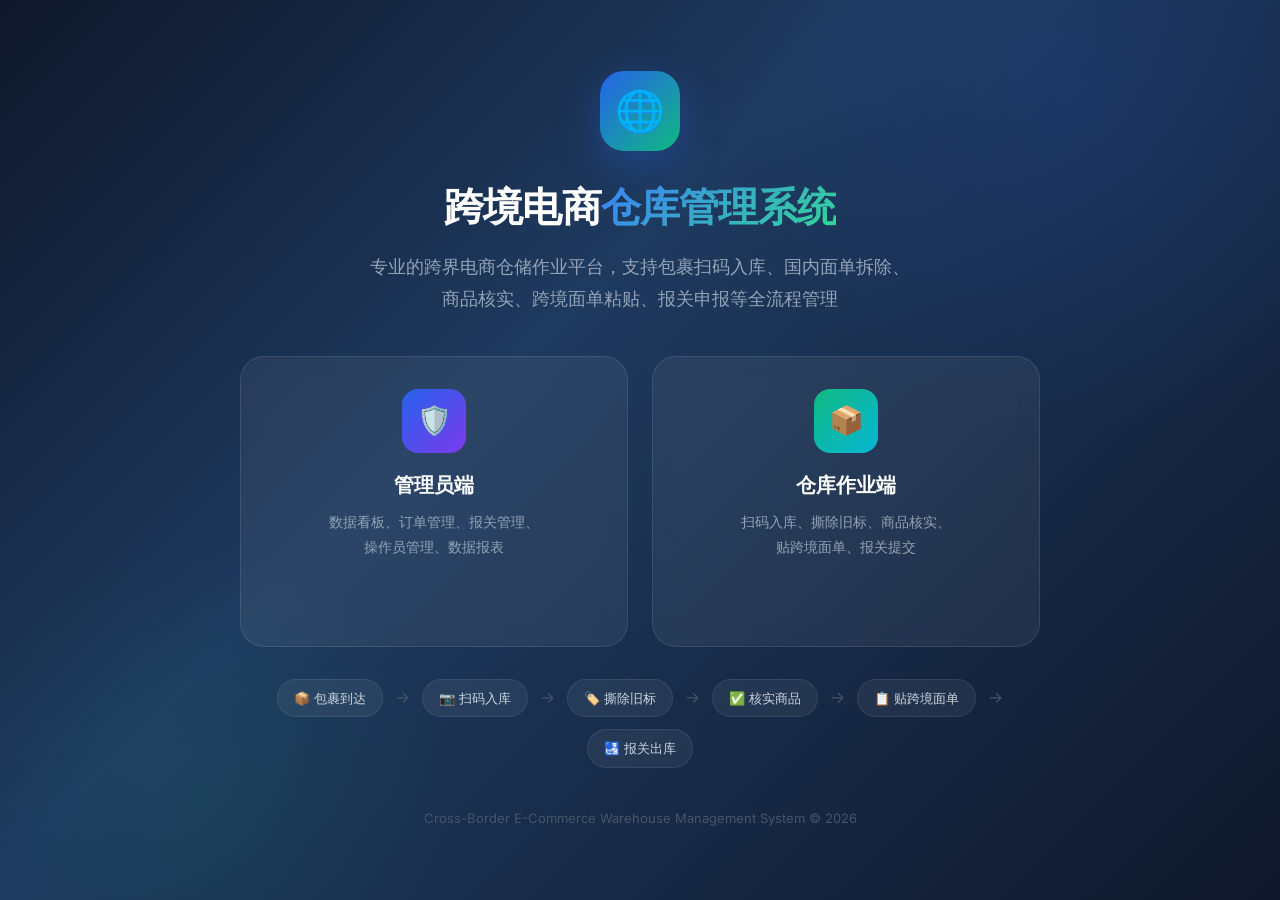
<file: cross-border-wms/index.html>
<!DOCTYPE html>
<html lang="zh-CN">
<head>
  <meta charset="UTF-8">
  <meta name="viewport" content="width=device-width, initial-scale=1.0">
  <title>跨境电商仓库管理系统</title>
  <link rel="stylesheet" href="assets/css/variables.css">
  <link rel="stylesheet" href="assets/css/base.css">
  <style>
    .landing {
      min-height: 100vh;
      background: linear-gradient(135deg, #0f172a 0%, #1e3a5f 40%, #0f172a 100%);
      display: flex;
      flex-direction: column;
      align-items: center;
      justify-content: center;
      padding: var(--space-8);
      position: relative;
      overflow: hidden;
    }
    .landing::before {
      content: '';
      position: absolute;
      width: 800px; height: 800px;
      background: radial-gradient(circle, rgba(37,99,235,0.12), transparent 60%);
      top: -300px; right: -200px;
      border-radius: 50%;
    }
    .landing::after {
      content: '';
      position: absolute;
      width: 600px; height: 600px;
      background: radial-gradient(circle, rgba(16,185,129,0.08), transparent 60%);
      bottom: -200px; left: -100px;
      border-radius: 50%;
    }
    .landing-content {
      position: relative;
      z-index: 1;
      text-align: center;
      max-width: 800px;
    }
    .landing-logo {
      width: 80px; height: 80px;
      background: linear-gradient(135deg, var(--primary), var(--accent));
      border-radius: var(--radius-2xl);
      display: flex;
      align-items: center;
      justify-content: center;
      font-size: 2.5rem;
      margin: 0 auto var(--space-6);
      box-shadow: 0 12px 40px rgba(37,99,235,0.35);
      animation: fadeIn 0.8s ease-out;
    }
    .landing h1 {
      color: #fff;
      font-size: 2.5rem;
      font-weight: 800;
      letter-spacing: -0.02em;
      margin-bottom: var(--space-3);
      animation: fadeIn 0.8s ease-out 0.1s both;
    }
    .landing h1 span {
      background: linear-gradient(135deg, var(--primary-light), var(--accent-light));
      -webkit-background-clip: text;
      -webkit-text-fill-color: transparent;
      background-clip: text;
    }
    .landing p {
      color: var(--gray-400);
      font-size: 1.125rem;
      margin-bottom: var(--space-10);
      line-height: 1.8;
      animation: fadeIn 0.8s ease-out 0.2s both;
    }
    .landing-cards {
      display: grid;
      grid-template-columns: 1fr 1fr;
      gap: var(--space-6);
      animation: fadeIn 0.8s ease-out 0.3s both;
    }
    @media (max-width: 640px) { .landing-cards { grid-template-columns: 1fr; } }
    .landing-card {
      background: rgba(255,255,255,0.06);
      backdrop-filter: blur(10px);
      border: 1px solid rgba(255,255,255,0.1);
      border-radius: var(--radius-2xl);
      padding: var(--space-8) var(--space-6);
      text-align: center;
      transition: all var(--transition-normal);
      cursor: pointer;
      text-decoration: none;
      color: #fff;
      display: block;
    }
    .landing-card:hover {
      background: rgba(255,255,255,0.1);
      border-color: rgba(255,255,255,0.2);
      transform: translateY(-4px);
      box-shadow: 0 20px 40px rgba(0,0,0,0.3);
    }
    .landing-card-icon {
      width: 64px; height: 64px;
      border-radius: var(--radius-xl);
      display: flex;
      align-items: center;
      justify-content: center;
      font-size: 1.75rem;
      margin: 0 auto var(--space-4);
    }
    .landing-card-icon.admin { background: linear-gradient(135deg, var(--primary), #7c3aed); }
    .landing-card-icon.warehouse { background: linear-gradient(135deg, var(--accent), var(--info)); }
    .landing-card h3 {
      font-size: 1.25rem;
      font-weight: 700;
      margin-bottom: var(--space-2);
    }
    .landing-card p {
      font-size: 0.875rem;
      color: var(--gray-400);
      margin-bottom: 0;
    }
    .landing-card .arrow {
      display: inline-block;
      margin-top: var(--space-4);
      font-size: 1.5rem;
      opacity: 0;
      transform: translateX(-8px);
      transition: all var(--transition-fast);
    }
    .landing-card:hover .arrow {
      opacity: 1;
      transform: translateX(0);
    }
    .landing-footer {
      position: relative;
      z-index: 1;
      margin-top: var(--space-10);
      color: var(--gray-600);
      font-size: 0.8125rem;
      animation: fadeIn 0.8s ease-out 0.4s both;
    }
    .flow-diagram {
      display: flex;
      align-items: center;
      justify-content: center;
      gap: var(--space-3);
      flex-wrap: wrap;
      margin-top: var(--space-8);
      animation: fadeIn 0.8s ease-out 0.35s both;
      position: relative;
      z-index: 1;
    }
    .flow-step {
      display: flex;
      align-items: center;
      gap: var(--space-2);
      padding: var(--space-2) var(--space-4);
      background: rgba(255,255,255,0.06);
      border: 1px solid rgba(255,255,255,0.08);
      border-radius: var(--radius-full);
      color: var(--gray-300);
      font-size: 0.8125rem;
      white-space: nowrap;
    }
    .flow-arrow { color: var(--gray-600); }
  </style>
</head>
<body>
  <div class="landing">
    <div class="landing-content">
      <div class="landing-logo">🌐</div>
      <h1>跨境电商<span>仓库管理系统</span></h1>
      <p>
        专业的跨界电商仓储作业平台，支持包裹扫码入库、国内面单拆除、<br>
        商品核实、跨境面单粘贴、报关申报等全流程管理
      </p>

      <div class="landing-cards">
        <a href="admin/" class="landing-card">
          <div class="landing-card-icon admin">🛡️</div>
          <h3>管理员端</h3>
          <p>数据看板、订单管理、报关管理、<br>操作员管理、数据报表</p>
          <span class="arrow">→</span>
        </a>
        <a href="warehouse/" class="landing-card">
          <div class="landing-card-icon warehouse">📦</div>
          <h3>仓库作业端</h3>
          <p>扫码入库、撕除旧标、商品核实、<br>贴跨境面单、报关提交</p>
          <span class="arrow">→</span>
        </a>
      </div>

      <div class="flow-diagram">
        <div class="flow-step">📦 包裹到达</div>
        <span class="flow-arrow">→</span>
        <div class="flow-step">📷 扫码入库</div>
        <span class="flow-arrow">→</span>
        <div class="flow-step">🏷️ 撕除旧标</div>
        <span class="flow-arrow">→</span>
        <div class="flow-step">✅ 核实商品</div>
        <span class="flow-arrow">→</span>
        <div class="flow-step">📋 贴跨境面单</div>
        <span class="flow-arrow">→</span>
        <div class="flow-step">🛃 报关出库</div>
      </div>
    </div>

    <div class="landing-footer">
      Cross-Border E-Commerce Warehouse Management System &copy; 2026
    </div>
  </div>
</body>
</html>
</file>
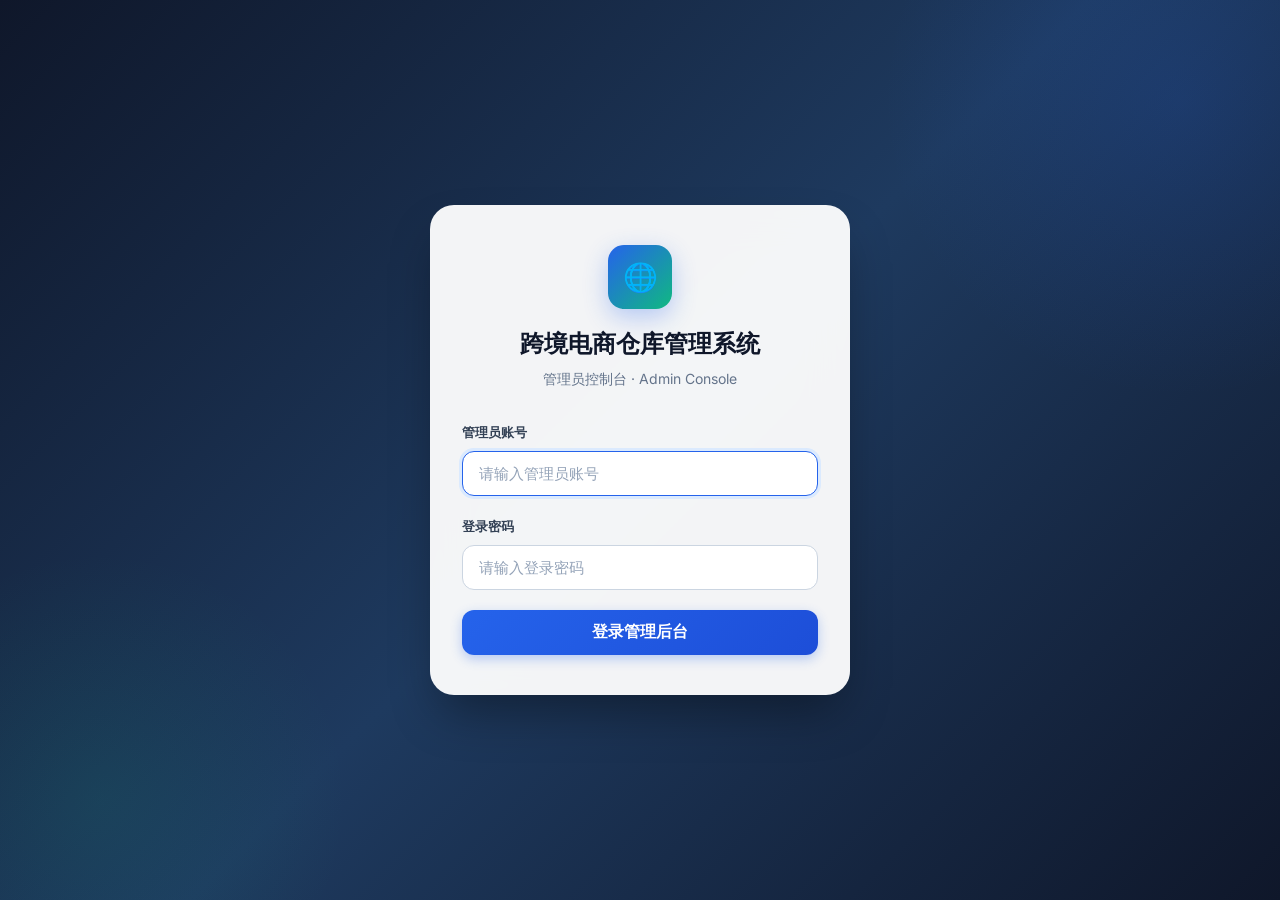
<file: cross-border-wms/admin/index.html>
<!DOCTYPE html>
<html lang="zh-CN">
<head>
  <meta charset="UTF-8">
  <meta name="viewport" content="width=device-width, initial-scale=1.0">
  <title>跨境电商仓库管理系统 - 管理员端</title>
  <link rel="stylesheet" href="../assets/css/variables.css">
  <link rel="stylesheet" href="../assets/css/base.css">
  <style>
    /* Admin-specific styles */
    .dashboard-grid {
      display: grid;
      grid-template-columns: repeat(4, 1fr);
      gap: var(--space-4);
      margin-bottom: var(--space-6);
    }
    @media (max-width: 1024px) { .dashboard-grid { grid-template-columns: repeat(2, 1fr); } }
    @media (max-width: 640px) { .dashboard-grid { grid-template-columns: 1fr; } }

    .charts-grid {
      display: grid;
      grid-template-columns: 2fr 1fr;
      gap: var(--space-4);
      margin-bottom: var(--space-6);
    }
    @media (max-width: 1024px) { .charts-grid { grid-template-columns: 1fr; } }

    .mini-chart {
      height: 200px;
      display: flex;
      align-items: flex-end;
      gap: 6px;
      padding: var(--space-4) 0;
    }
    .mini-chart-bar {
      flex: 1;
      background: linear-gradient(180deg, var(--primary), var(--primary-light));
      border-radius: var(--radius-sm) var(--radius-sm) 0 0;
      min-height: 8px;
      transition: height var(--transition-slow);
      position: relative;
    }
    .mini-chart-bar:hover { opacity: 0.85; }
    .mini-chart-bar::after {
      content: attr(data-label);
      position: absolute;
      bottom: -20px;
      left: 50%;
      transform: translateX(-50%);
      font-size: 0.625rem;
      color: var(--gray-400);
      white-space: nowrap;
    }

    .donut-chart {
      width: 160px;
      height: 160px;
      border-radius: 50%;
      margin: var(--space-4) auto;
      position: relative;
      display: flex;
      align-items: center;
      justify-content: center;
    }
    .donut-center {
      position: absolute;
      text-align: center;
    }
    .donut-center .value { font-size: 1.5rem; font-weight: 700; color: var(--gray-900); }
    .donut-center .label { font-size: 0.75rem; color: var(--gray-500); }

    .legend { display: flex; flex-wrap: wrap; gap: var(--space-3); justify-content: center; margin-top: var(--space-3); }
    .legend-item { display: flex; align-items: center; gap: var(--space-1); font-size: 0.75rem; color: var(--gray-600); }
    .legend-dot { width: 8px; height: 8px; border-radius: 50%; }

    .recent-activity {
      list-style: none;
    }
    .recent-activity li {
      padding: var(--space-3) 0;
      border-bottom: 1px solid var(--gray-100);
      display: flex;
      align-items: flex-start;
      gap: var(--space-3);
      font-size: 0.875rem;
    }
    .recent-activity li:last-child { border-bottom: none; }
    .activity-icon {
      width: 32px; height: 32px;
      border-radius: var(--radius-md);
      display: flex;
      align-items: center;
      justify-content: center;
      font-size: 0.875rem;
      flex-shrink: 0;
    }
    .activity-time { font-size: 0.75rem; color: var(--gray-400); margin-top: 2px; }

    .operator-card {
      display: flex;
      align-items: center;
      gap: var(--space-3);
      padding: var(--space-3);
      border-radius: var(--radius-lg);
      transition: background var(--transition-fast);
    }
    .operator-card:hover { background: var(--gray-50); }
    .operator-avatar {
      width: 40px; height: 40px;
      border-radius: var(--radius-md);
      display: flex;
      align-items: center;
      justify-content: center;
      font-weight: 700;
      color: #fff;
      font-size: 0.875rem;
    }
    .operator-info { flex: 1; }
    .operator-name { font-size: 0.875rem; font-weight: 600; }
    .operator-meta { font-size: 0.75rem; color: var(--gray-500); }
    .operator-status {
      width: 8px; height: 8px;
      border-radius: 50%;
    }
    .operator-status.active { background: var(--accent); }
    .operator-status.offline { background: var(--gray-300); }

    .detail-grid-3 {
      display: grid;
      grid-template-columns: repeat(3, 1fr);
      gap: var(--space-4);
    }
    @media (max-width: 768px) { .detail-grid-3 { grid-template-columns: 1fr; } }

    .items-table td:first-child { font-family: var(--font-mono); font-size: 0.8125rem; }

    .tab-bar {
      display: flex;
      gap: var(--space-1);
      border-bottom: 2px solid var(--gray-200);
      margin-bottom: var(--space-6);
    }
    .tab-btn {
      padding: var(--space-3) var(--space-5);
      font-size: 0.875rem;
      font-weight: 500;
      color: var(--gray-500);
      background: none;
      border: none;
      cursor: pointer;
      border-bottom: 2px solid transparent;
      margin-bottom: -2px;
      transition: all var(--transition-fast);
    }
    .tab-btn:hover { color: var(--gray-700); }
    .tab-btn.active { color: var(--primary); border-bottom-color: var(--primary); }

    .customs-timeline {
      position: relative;
      padding-left: var(--space-8);
    }
    .customs-timeline::before {
      content: '';
      position: absolute;
      left: 15px;
      top: 0;
      bottom: 0;
      width: 2px;
      background: var(--gray-200);
    }
    .timeline-item {
      position: relative;
      margin-bottom: var(--space-5);
    }
    .timeline-dot {
      position: absolute;
      left: calc(-1 * var(--space-8) + 8px);
      top: 4px;
      width: 16px;
      height: 16px;
      border-radius: 50%;
      border: 3px solid #fff;
      box-shadow: 0 0 0 2px var(--primary);
      background: var(--primary);
    }
    .timeline-dot.done { background: var(--accent); box-shadow: 0 0 0 2px var(--accent); }
    .timeline-dot.pending { background: #fff; box-shadow: 0 0 0 2px var(--gray-300); }
    .timeline-content {
      background: var(--gray-50);
      padding: var(--space-3) var(--space-4);
      border-radius: var(--radius-lg);
    }
    .timeline-title { font-size: 0.875rem; font-weight: 600; }
    .timeline-desc { font-size: 0.8125rem; color: var(--gray-500); margin-top: 2px; }
    .timeline-time { font-size: 0.75rem; color: var(--gray-400); margin-top: var(--space-1); }

    .report-card {
      padding: var(--space-5);
      background: var(--gray-50);
      border-radius: var(--radius-lg);
      text-align: center;
    }
    .report-card .icon { font-size: 2rem; margin-bottom: var(--space-2); }
    .report-card .value { font-size: 1.5rem; font-weight: 700; color: var(--gray-900); }
    .report-card .label { font-size: 0.8125rem; color: var(--gray-500); margin-top: var(--space-1); }
  </style>
</head>
<body>
  <!-- Login Page -->
  <div id="login-page" class="login-page">
    <div class="login-card">
      <div class="login-logo">
        <div class="login-logo-icon">🌐</div>
        <div class="login-title">跨境电商仓库管理系统</div>
        <div class="login-subtitle">管理员控制台 · Admin Console</div>
      </div>
      <form id="login-form" class="login-form" onsubmit="return handleLogin(event)">
        <div id="login-error" class="login-error">
          <span>⚠</span>
          <span id="login-error-text">用户名或密码错误</span>
        </div>
        <div class="form-group">
          <label class="form-label">管理员账号</label>
          <input type="text" id="login-username" class="form-input" placeholder="请输入管理员账号" autocomplete="username">
        </div>
        <div class="form-group">
          <label class="form-label">登录密码</label>
          <input type="password" id="login-password" class="form-input" placeholder="请输入登录密码" autocomplete="current-password">
        </div>
        <button type="submit" class="login-btn" id="login-btn">
          登录管理后台
        </button>
      </form>
    </div>
  </div>

  <!-- Main App -->
  <div id="app" class="app-layout hidden">
    <!-- Sidebar -->
    <aside class="sidebar" id="sidebar">
      <div class="sidebar-header">
        <div class="sidebar-logo">🌐</div>
        <div class="sidebar-brand">
          跨境仓管
          <small>Cross-Border WMS</small>
        </div>
      </div>
      <nav class="sidebar-nav">
        <div class="sidebar-section">
          <div class="sidebar-section-title">主菜单</div>
          <a class="sidebar-link active" data-page="dashboard" onclick="navigateTo('dashboard')">
            <span class="icon">📊</span> 数据看板
          </a>
          <a class="sidebar-link" data-page="orders" onclick="navigateTo('orders')">
            <span class="icon">📦</span> 订单管理
            <span class="badge-count" id="pending-count">3</span>
          </a>
          <a class="sidebar-link" data-page="customs" onclick="navigateTo('customs')">
            <span class="icon">🛃</span> 报关管理
          </a>
        </div>
        <div class="sidebar-section">
          <div class="sidebar-section-title">系统管理</div>
          <a class="sidebar-link" data-page="operators" onclick="navigateTo('operators')">
            <span class="icon">👥</span> 操作员管理
          </a>
          <a class="sidebar-link" data-page="logistics" onclick="navigateTo('logistics')">
            <span class="icon">🚚</span> 物流渠道
          </a>
          <a class="sidebar-link" data-page="reports" onclick="navigateTo('reports')">
            <span class="icon">📈</span> 数据报表
          </a>
        </div>
      </nav>
      <div class="sidebar-footer">
        <div class="sidebar-user">
          <div class="sidebar-avatar">A</div>
          <div class="sidebar-user-info">
            <div class="sidebar-user-name">Admin</div>
            <div class="sidebar-user-role">系统管理员</div>
          </div>
          <button class="btn btn-ghost btn-sm" onclick="handleLogout()" title="退出登录" style="color:var(--gray-400)">⏻</button>
        </div>
      </div>
    </aside>

    <!-- Main Content -->
    <main class="main-content">
      <!-- Top Bar -->
      <div class="top-bar">
        <div class="top-bar-left">
          <h1 class="page-title" id="page-title">数据看板</h1>
          <div class="breadcrumb" id="breadcrumb">
            <span>🏠</span> / <span>数据看板</span>
          </div>
        </div>
        <div class="top-bar-right">
          <button class="top-bar-btn" onclick="refreshData()" title="刷新数据">🔄</button>
          <button class="top-bar-btn" title="通知">
            🔔
            <span class="dot"></span>
          </button>
          <button class="top-bar-btn" onclick="navigateTo('reports')" title="报表">📋</button>
        </div>
      </div>

      <!-- Page Container -->
      <div class="page-content" id="page-container">
        <!-- Dashboard Page -->
        <div id="page-dashboard" class="page animate-fade-in">
          <div class="dashboard-grid" id="stats-grid"></div>
          <div class="charts-grid">
            <div class="card">
              <div class="card-header">
                <span class="font-semibold">近7日处理趋势</span>
                <span class="text-xs text-gray">单位：单</span>
              </div>
              <div class="card-body">
                <div class="mini-chart" id="trend-chart"></div>
              </div>
            </div>
            <div class="card">
              <div class="card-header">
                <span class="font-semibold">订单状态分布</span>
              </div>
              <div class="card-body">
                <div class="donut-chart" id="donut-chart">
                  <div class="donut-center">
                    <div class="value" id="donut-total">0</div>
                    <div class="label">总订单</div>
                  </div>
                </div>
                <div class="legend" id="donut-legend"></div>
              </div>
            </div>
          </div>
          <div class="charts-grid">
            <div class="card">
              <div class="card-header">
                <span class="font-semibold">最新动态</span>
                <button class="btn btn-ghost btn-sm" onclick="navigateTo('orders')">查看全部 →</button>
              </div>
              <div class="card-body" style="padding:0">
                <div class="table-container" style="border:none;border-radius:0">
                  <table>
                    <thead>
                      <tr>
                        <th>订单号</th>
                        <th>目的地</th>
                        <th>状态</th>
                        <th>更新时间</th>
                      </tr>
                    </thead>
                    <tbody id="recent-orders-table"></tbody>
                  </table>
                </div>
              </div>
            </div>
            <div class="card">
              <div class="card-header">
                <span class="font-semibold">操作员状态</span>
                <button class="btn btn-ghost btn-sm" onclick="navigateTo('operators')">管理 →</button>
              </div>
              <div class="card-body" id="operator-status-list"></div>
            </div>
          </div>
        </div>

        <!-- Orders Page -->
        <div id="page-orders" class="page hidden animate-fade-in">
          <div class="filter-bar">
            <div class="search-box" style="flex:1;min-width:200px;">
              <span class="search-icon">🔍</span>
              <input type="text" class="form-input" id="order-search" placeholder="搜索订单号、快递单号、客户姓名..." style="padding-left:2.5rem">
            </div>
            <select class="form-select" id="status-filter" style="width:auto;min-width:130px;">
              <option value="">全部状态</option>
              <option value="pending">待处理</option>
              <option value="processing">处理中</option>
              <option value="completed">已完成</option>
              <option value="cancelled">已取消</option>
            </select>
            <select class="form-select" id="customs-filter" style="width:auto;min-width:130px;">
              <option value="">报关状态</option>
              <option value="not_submitted">未提交</option>
              <option value="submitted">已提交</option>
              <option value="approved">已通过</option>
            </select>
            <button class="btn btn-primary" onclick="showAddOrderModal()">+ 新建订单</button>
          </div>
          <div class="card">
            <div class="table-container" style="border:none;">
              <table>
                <thead>
                  <tr>
                    <th>订单号</th>
                    <th>国内快递单号</th>
                    <th>目的地</th>
                    <th>商品数</th>
                    <th>申报价值</th>
                    <th>订单状态</th>
                    <th>报关状态</th>
                    <th>创建时间</th>
                    <th>操作</th>
                  </tr>
                </thead>
                <tbody id="orders-table-body"></tbody>
              </table>
            </div>
          </div>
        </div>

        <!-- Customs Page -->
        <div id="page-customs" class="page hidden animate-fade-in">
          <div class="tab-bar">
            <button class="tab-btn active" onclick="switchCustomsTab('pending')">待报关</button>
            <button class="tab-btn" onclick="switchCustomsTab('submitted')">已提交</button>
            <button class="tab-btn" onclick="switchCustomsTab('approved')">已通过</button>
          </div>
          <div id="customs-content"></div>
        </div>

        <!-- Operators Page -->
        <div id="page-operators" class="page hidden animate-fade-in">
          <div class="filter-bar">
            <div class="search-box" style="flex:1;min-width:200px;">
              <span class="search-icon">🔍</span>
              <input type="text" class="form-input" placeholder="搜索操作员..." style="padding-left:2.5rem">
            </div>
            <button class="btn btn-primary">+ 添加操作员</button>
          </div>
          <div class="card">
            <div class="table-container" style="border:none;">
              <table>
                <thead>
                  <tr>
                    <th>操作员</th>
                    <th>工号</th>
                    <th>角色</th>
                    <th>今日处理</th>
                    <th>状态</th>
                    <th>操作</th>
                  </tr>
                </thead>
                <tbody id="operators-table-body"></tbody>
              </table>
            </div>
          </div>
        </div>

        <!-- Logistics Page -->
        <div id="page-logistics" class="page hidden animate-fade-in">
          <div class="card">
            <div class="card-header">
              <span class="font-semibold">跨境物流渠道</span>
              <button class="btn btn-primary btn-sm">+ 添加渠道</button>
            </div>
            <div class="table-container" style="border:none;">
              <table>
                <thead>
                  <tr>
                    <th>渠道编码</th>
                    <th>渠道名称</th>
                    <th>预计时效</th>
                    <th>单号前缀</th>
                    <th>状态</th>
                    <th>操作</th>
                  </tr>
                </thead>
                <tbody id="logistics-table-body"></tbody>
              </table>
            </div>
          </div>
        </div>

        <!-- Reports Page -->
        <div id="page-reports" class="page hidden animate-fade-in">
          <div class="detail-grid-3" style="margin-bottom:var(--space-6)">
            <div class="report-card">
              <div class="icon">📦</div>
              <div class="value" id="rpt-total">0</div>
              <div class="label">总订单量</div>
            </div>
            <div class="report-card">
              <div class="icon">💰</div>
              <div class="value" id="rpt-value">$0</div>
              <div class="label">总申报价值</div>
            </div>
            <div class="report-card">
              <div class="icon">⚖️</div>
              <div class="value" id="rpt-weight">0 kg</div>
              <div class="label">总重量</div>
            </div>
          </div>
          <div class="card">
            <div class="card-header">
              <span class="font-semibold">目的地分布统计</span>
            </div>
            <div class="card-body" id="destination-stats"></div>
          </div>
          <div class="card" style="margin-top:var(--space-4)">
            <div class="card-header">
              <span class="font-semibold">商品类别统计</span>
            </div>
            <div class="card-body" id="category-stats"></div>
          </div>
        </div>

        <!-- Order Detail (hidden by default) -->
        <div id="page-order-detail" class="page hidden animate-fade-in">
          <div style="margin-bottom:var(--space-4)">
            <button class="btn btn-outline" onclick="navigateTo('orders')">← 返回订单列表</button>
          </div>
          <div id="order-detail-content"></div>
        </div>
      </div>
    </main>
  </div>

  <script src="../shared/data.js"></script>
  <script src="admin.js"></script>
</body>
</html>
</file>
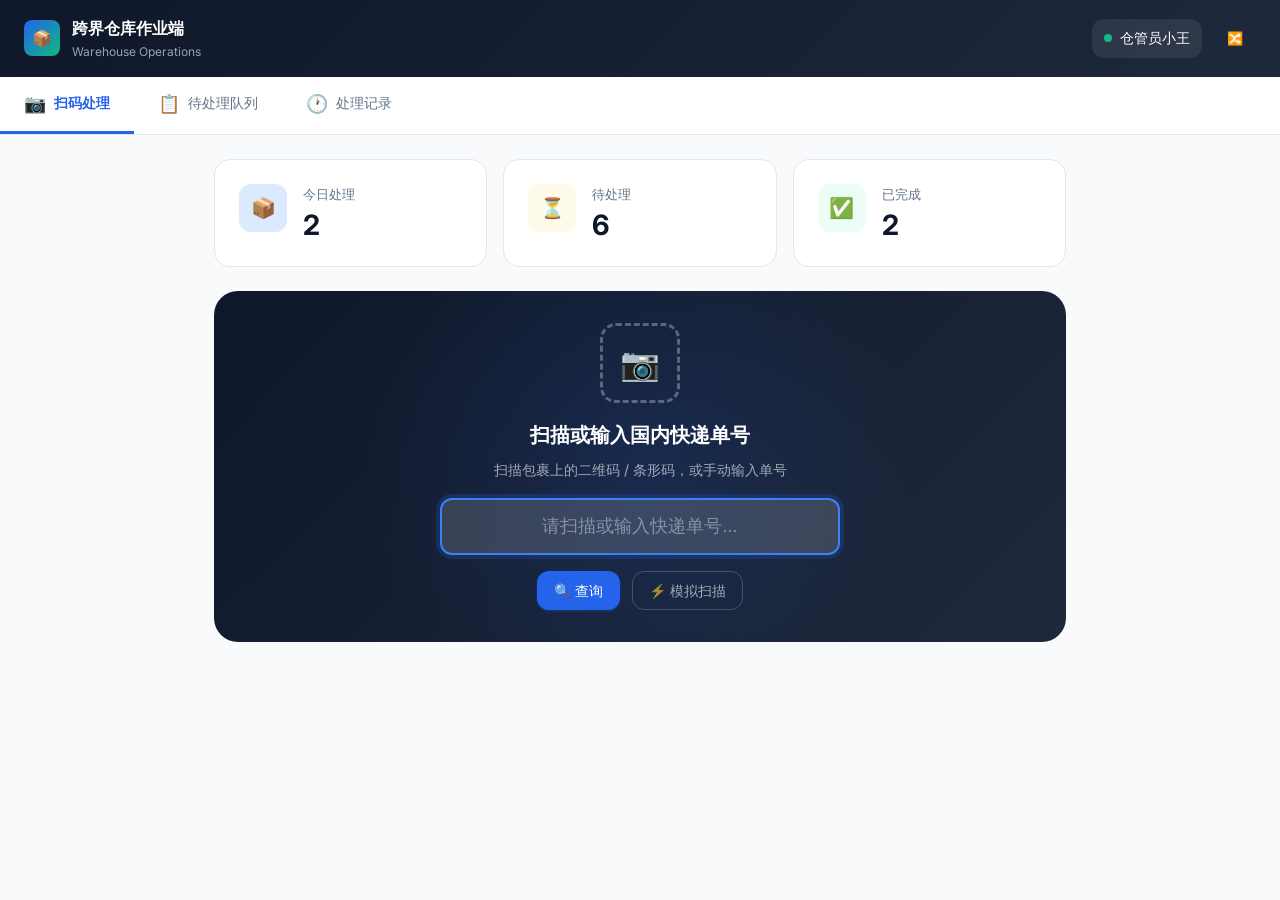
<file: cross-border-wms/warehouse/index.html>
<!DOCTYPE html>
<html lang="zh-CN">
<head>
  <meta charset="UTF-8">
  <meta name="viewport" content="width=device-width, initial-scale=1.0">
  <title>跨境电商仓库管理系统 - 仓库端</title>
  <link rel="stylesheet" href="../assets/css/variables.css">
  <link rel="stylesheet" href="../assets/css/base.css">
  <style>
    .wh-header {
      background: linear-gradient(135deg, var(--gray-900), #1e293b);
      color: #fff;
      padding: var(--space-4) var(--space-6);
      display: flex;
      align-items: center;
      justify-content: space-between;
      position: sticky;
      top: 0;
      z-index: 100;
    }
    .wh-header-left { display: flex; align-items: center; gap: var(--space-3); }
    .wh-logo {
      width: 36px; height: 36px;
      background: linear-gradient(135deg, var(--primary), var(--accent));
      border-radius: var(--radius-md);
      display: flex; align-items: center; justify-content: center;
      font-size: 1rem;
    }
    .wh-title { font-weight: 700; font-size: 1rem; }
    .wh-subtitle { font-size: 0.75rem; color: var(--gray-400); }
    .wh-header-right { display: flex; align-items: center; gap: var(--space-3); }
    .wh-user {
      display: flex; align-items: center; gap: var(--space-2);
      padding: var(--space-2) var(--space-3);
      background: rgba(255,255,255,0.08);
      border-radius: var(--radius-lg);
      font-size: 0.875rem;
    }
    .wh-user-dot {
      width: 8px; height: 8px;
      background: var(--accent);
      border-radius: 50%;
    }
    .wh-nav {
      background: #fff;
      border-bottom: 1px solid var(--gray-200);
      display: flex;
      gap: 0;
      overflow-x: auto;
      position: sticky;
      top: 60px;
      z-index: 99;
    }
    .wh-nav-btn {
      padding: var(--space-4) var(--space-6);
      font-size: 0.875rem;
      font-weight: 500;
      color: var(--gray-500);
      background: none;
      border: none;
      cursor: pointer;
      border-bottom: 3px solid transparent;
      transition: all var(--transition-fast);
      white-space: nowrap;
      display: flex;
      align-items: center;
      gap: var(--space-2);
    }
    .wh-nav-btn:hover { color: var(--gray-700); background: var(--gray-50); }
    .wh-nav-btn.active { color: var(--primary); border-bottom-color: var(--primary); font-weight: 600; }
    .wh-nav-btn .nav-icon { font-size: 1.125rem; }

    .wh-container {
      max-width: 900px;
      margin: 0 auto;
      padding: var(--space-6);
    }

    /* Scan Section */
    .scan-section {
      margin-bottom: var(--space-6);
    }
    .scan-result {
      margin-top: var(--space-6);
      animation: fadeIn 0.4s ease-out;
    }
    .scan-result-card {
      background: #fff;
      border: 2px solid var(--accent);
      border-radius: var(--radius-2xl);
      overflow: hidden;
      box-shadow: 0 8px 30px rgba(16,185,129,0.15);
    }
    .scan-result-header {
      background: linear-gradient(135deg, var(--accent-50), var(--primary-50));
      padding: var(--space-5) var(--space-6);
      display: flex;
      align-items: center;
      justify-content: space-between;
    }
    .scan-result-id { font-family: var(--font-mono); font-weight: 700; font-size: 1.125rem; }
    .scan-result-body { padding: var(--space-6); }

    /* Processing Steps */
    .process-steps {
      display: flex;
      flex-direction: column;
      gap: var(--space-4);
      margin-top: var(--space-6);
    }
    .process-step {
      background: #fff;
      border: 2px solid var(--gray-200);
      border-radius: var(--radius-xl);
      padding: var(--space-5) var(--space-6);
      transition: all var(--transition-normal);
      cursor: default;
    }
    .process-step.active {
      border-color: var(--primary);
      box-shadow: 0 4px 20px rgba(37,99,235,0.15);
    }
    .process-step.done {
      border-color: var(--accent);
      background: var(--accent-50);
    }
    .process-step-header {
      display: flex;
      align-items: center;
      justify-content: space-between;
      margin-bottom: var(--space-3);
    }
    .process-step-title {
      display: flex;
      align-items: center;
      gap: var(--space-3);
      font-weight: 600;
      font-size: 1rem;
    }
    .process-step-num {
      width: 32px; height: 32px;
      border-radius: 50%;
      background: var(--gray-200);
      color: var(--gray-600);
      display: flex;
      align-items: center;
      justify-content: center;
      font-size: 0.875rem;
      font-weight: 700;
      flex-shrink: 0;
    }
    .process-step.active .process-step-num {
      background: var(--primary);
      color: #fff;
    }
    .process-step.done .process-step-num {
      background: var(--accent);
      color: #fff;
    }
    .process-step-desc {
      font-size: 0.875rem;
      color: var(--gray-500);
      margin-top: var(--space-1);
    }
    .process-step-body {
      margin-top: var(--space-4);
    }

    /* Verify Items */
    .verify-item {
      display: flex;
      align-items: center;
      gap: var(--space-4);
      padding: var(--space-4);
      background: var(--gray-50);
      border-radius: var(--radius-lg);
      margin-bottom: var(--space-3);
      transition: all var(--transition-fast);
    }
    .verify-item.verified {
      background: var(--accent-50);
      border: 1px solid rgba(16,185,129,0.3);
    }
    .verify-item-info { flex: 1; }
    .verify-item-name { font-weight: 600; font-size: 0.9375rem; }
    .verify-item-meta { font-size: 0.8125rem; color: var(--gray-500); margin-top: 2px; }
    .verify-check {
      width: 44px; height: 44px;
      border-radius: var(--radius-lg);
      border: 2px solid var(--gray-300);
      background: #fff;
      cursor: pointer;
      display: flex;
      align-items: center;
      justify-content: center;
      font-size: 1.25rem;
      transition: all var(--transition-fast);
      color: transparent;
    }
    .verify-check:hover { border-color: var(--accent); }
    .verify-check.checked {
      background: var(--accent);
      border-color: var(--accent);
      color: #fff;
    }

    /* Label Print Preview */
    .label-preview {
      background: #fff;
      border: 2px dashed var(--gray-300);
      border-radius: var(--radius-lg);
      padding: var(--space-5);
      font-family: var(--font-mono);
      font-size: 0.8125rem;
      max-width: 400px;
      margin: var(--space-4) auto;
    }
    .label-preview .label-header {
      text-align: center;
      font-weight: 700;
      font-size: 1rem;
      margin-bottom: var(--space-3);
      padding-bottom: var(--space-3);
      border-bottom: 2px solid var(--gray-800);
    }
    .label-preview .label-row {
      display: flex;
      justify-content: space-between;
      padding: var(--space-1) 0;
    }
    .label-preview .label-barcode {
      text-align: center;
      margin-top: var(--space-3);
      padding-top: var(--space-3);
      border-top: 1px solid var(--gray-300);
      font-size: 1rem;
      font-weight: 700;
      letter-spacing: 0.15em;
    }

    /* Today Stats */
    .today-stats {
      display: grid;
      grid-template-columns: repeat(3, 1fr);
      gap: var(--space-4);
      margin-bottom: var(--space-6);
    }
    @media (max-width: 640px) { .today-stats { grid-template-columns: 1fr; } }

    /* Queue List */
    .queue-list {
      display: flex;
      flex-direction: column;
      gap: var(--space-3);
    }
    .queue-item {
      display: flex;
      align-items: center;
      gap: var(--space-4);
      padding: var(--space-4) var(--space-5);
      background: #fff;
      border: 1px solid var(--gray-200);
      border-radius: var(--radius-lg);
      cursor: pointer;
      transition: all var(--transition-fast);
    }
    .queue-item:hover {
      border-color: var(--primary);
      box-shadow: var(--shadow-md);
      transform: translateY(-1px);
    }
    .queue-item-icon {
      width: 44px; height: 44px;
      border-radius: var(--radius-lg);
      display: flex;
      align-items: center;
      justify-content: center;
      font-size: 1.25rem;
      flex-shrink: 0;
    }
    .queue-item-info { flex: 1; }
    .queue-item-title { font-weight: 600; font-size: 0.9375rem; }
    .queue-item-meta { font-size: 0.8125rem; color: var(--gray-500); margin-top: 2px; }
    .queue-item-arrow { color: var(--gray-400); font-size: 1.25rem; }

    /* Success animation */
    @keyframes successPop {
      0% { transform: scale(0.8); opacity: 0; }
      50% { transform: scale(1.05); }
      100% { transform: scale(1); opacity: 1; }
    }
    .success-pop { animation: successPop 0.4s ease-out; }

    .success-screen {
      text-align: center;
      padding: var(--space-12) var(--space-6);
    }
    .success-icon-big {
      width: 96px; height: 96px;
      background: linear-gradient(135deg, var(--accent), var(--accent-light));
      border-radius: 50%;
      display: flex;
      align-items: center;
      justify-content: center;
      font-size: 3rem;
      margin: 0 auto var(--space-6);
      box-shadow: 0 12px 40px rgba(16,185,129,0.3);
    }
  </style>
</head>
<body>
  <!-- Header -->
  <header class="wh-header">
    <div class="wh-header-left">
      <div class="wh-logo">📦</div>
      <div>
        <div class="wh-title">跨界仓库作业端</div>
        <div class="wh-subtitle">Warehouse Operations</div>
      </div>
    </div>
    <div class="wh-header-right">
      <div class="wh-user">
        <span class="wh-user-dot"></span>
        <span>仓管员小王</span>
      </div>
      <button class="btn btn-ghost btn-sm" style="color:var(--gray-400)" onclick="window.location.href='../admin/'" title="切换到管理端">🔀</button>
    </div>
  </header>

  <!-- Navigation -->
  <nav class="wh-nav">
    <button class="wh-nav-btn active" data-tab="scan" onclick="switchTab('scan')">
      <span class="nav-icon">📷</span> 扫码处理
    </button>
    <button class="wh-nav-btn" data-tab="queue" onclick="switchTab('queue')">
      <span class="nav-icon">📋</span> 待处理队列
    </button>
    <button class="wh-nav-btn" data-tab="history" onclick="switchTab('history')">
      <span class="nav-icon">🕐</span> 处理记录
    </button>
  </nav>

  <!-- Main Content -->
  <div class="wh-container">
    <!-- Scan Tab -->
    <div id="tab-scan" class="tab-content">
      <!-- Today Stats -->
      <div class="today-stats">
        <div class="stat-card">
          <div class="stat-icon blue">📦</div>
          <div class="stat-content">
            <div class="stat-label">今日处理</div>
            <div class="stat-value" id="wh-today-count">0</div>
          </div>
        </div>
        <div class="stat-card">
          <div class="stat-icon amber">⏳</div>
          <div class="stat-content">
            <div class="stat-label">待处理</div>
            <div class="stat-value" id="wh-pending-count">0</div>
          </div>
        </div>
        <div class="stat-card">
          <div class="stat-icon green">✅</div>
          <div class="stat-content">
            <div class="stat-label">已完成</div>
            <div class="stat-value" id="wh-done-count">0</div>
          </div>
        </div>
      </div>

      <!-- Scan Area -->
      <div class="scan-section" id="scan-section">
        <div class="scan-area">
          <div class="scan-area-content">
            <div class="scan-icon">📷</div>
            <h2 style="font-size:1.25rem;margin-bottom:var(--space-2)">扫描或输入国内快递单号</h2>
            <p style="font-size:0.875rem;color:rgba(255,255,255,0.6)">扫描包裹上的二维码 / 条形码，或手动输入单号</p>
            <input type="text" class="scan-input" id="scan-input" placeholder="请扫描或输入快递单号..." autofocus>
            <div style="margin-top:var(--space-4);display:flex;gap:var(--space-3);justify-content:center">
              <button class="btn btn-primary" onclick="handleScan()">🔍 查询</button>
              <button class="btn btn-ghost" style="color:rgba(255,255,255,0.6);border:1px solid rgba(255,255,255,0.2)" onclick="simulateScan()">⚡ 模拟扫描</button>
            </div>
          </div>
        </div>
      </div>

      <!-- Scan Result & Processing -->
      <div id="scan-result" class="hidden"></div>
    </div>

    <!-- Queue Tab -->
    <div id="tab-queue" class="tab-content hidden">
      <div style="margin-bottom:var(--space-4)">
        <h2 style="font-size:1.125rem;font-weight:700">待处理包裹</h2>
        <p class="text-sm text-gray">点击包裹开始处理</p>
      </div>
      <div class="queue-list" id="queue-list"></div>
    </div>

    <!-- History Tab -->
    <div id="tab-history" class="tab-content hidden">
      <div style="margin-bottom:var(--space-4)">
        <h2 style="font-size:1.125rem;font-weight:700">今日处理记录</h2>
        <p class="text-sm text-gray">已完成的包裹处理记录</p>
      </div>
      <div class="queue-list" id="history-list"></div>
    </div>
  </div>

  <script src="../shared/data.js"></script>
  <script>
    // ---- State ----
    let orders = JSON.parse(JSON.stringify(MOCK_DATA.orders));
    let currentOrder = null;
    let processState = { step: 0, itemsVerified: [], labelApplied: false, customsSubmitted: false };

    // ---- Tab Switching ----
    function switchTab(tab) {
      document.querySelectorAll('.tab-content').forEach(t => t.classList.add('hidden'));
      document.querySelectorAll('.wh-nav-btn').forEach(b => b.classList.remove('active'));
      document.getElementById(`tab-${tab}`).classList.remove('hidden');
      document.querySelector(`[data-tab="${tab}"]`).classList.add('active');

      if (tab === 'queue') renderQueue();
      if (tab === 'history') renderHistory();
      if (tab === 'scan') updateTodayStats();
    }

    // ---- Scan ----
    function handleScan() {
      const input = document.getElementById('scan-input').value.trim();
      if (!input) {
        Utils.showToast('请输入或扫描快递单号', 'warning');
        return;
      }
      findOrderByTracking(input);
    }

    function simulateScan() {
      const pendingOrders = orders.filter(o => o.status === 'pending');
      if (!pendingOrders.length) {
        Utils.showToast('没有待处理的包裹', 'info');
        return;
      }
      const random = pendingOrders[Math.floor(Math.random() * pendingOrders.length)];
      document.getElementById('scan-input').value = random.domesticTracking;
      findOrderByTracking(random.domesticTracking);
    }

    function findOrderByTracking(tracking) {
      const order = orders.find(o => o.domesticTracking === tracking);
      if (!order) {
        Utils.showToast('未找到该快递单号对应的订单', 'error');
        return;
      }
      if (order.status === 'completed') {
        Utils.showToast('该订单已完成处理', 'info');
        return;
      }
      currentOrder = order;
      processState = {
        step: order.status === 'pending' ? 0 : 1,
        itemsVerified: order.items.map(() => false),
        labelApplied: !!order.crossBorderTracking,
        customsSubmitted: order.customsStatus !== 'not_submitted'
      };
      renderProcessingUI();
    }

    function renderProcessingUI() {
      const order = currentOrder;
      const scanSection = document.getElementById('scan-section');
      const resultSection = document.getElementById('scan-result');

      scanSection.classList.add('hidden');
      resultSection.classList.remove('hidden');
      resultSection.innerHTML = `
        <div class="scan-result success-pop">
          <div class="scan-result-card">
            <div class="scan-result-header">
              <div>
                <div class="scan-result-id">${order.id}</div>
                <div class="text-sm text-gray" style="margin-top:2px">${order.domesticCarrier} · ${order.domesticTracking}</div>
              </div>
              <button class="btn btn-outline btn-sm" onclick="resetScan()">✕ 关闭</button>
            </div>
            <div class="scan-result-body">
              <div class="order-detail-grid">
                <div class="detail-item"><div class="detail-label">目的地</div><div class="detail-value">${order.destination}</div></div>
                <div class="detail-item"><div class="detail-label">客户</div><div class="detail-value">${order.customerName}</div></div>
                <div class="detail-item"><div class="detail-label">商品数</div><div class="detail-value">${order.items.reduce((s,i)=>s+i.qty,0)} 件</div></div>
                <div class="detail-item"><div class="detail-label">申报价值</div><div class="detail-value" style="color:var(--primary)">$${order.declaredValue.toLocaleString()}</div></div>
                <div class="detail-item"><div class="detail-label">重量</div><div class="detail-value">${order.weight} kg</div></div>
                <div class="detail-item"><div class="detail-label">报关类别</div><div class="detail-value">${order.customsCategory || '-'}</div></div>
              </div>
              ${order.notes ? `<div style="margin-top:var(--space-3);padding:var(--space-3);background:var(--warning-50);border-radius:var(--radius-md);font-size:0.875rem"><strong>⚠ 备注：</strong>${order.notes}</div>` : ''}
            </div>
          </div>

          <!-- Processing Steps -->
          <div class="process-steps">
            <!-- Step 1: Remove Domestic Label -->
            <div class="process-step ${processState.step > 0 ? 'done' : processState.step === 0 ? 'active' : ''}" id="step-0">
              <div class="process-step-header">
                <div class="process-step-title">
                  <span class="process-step-num">${processState.step > 0 ? '✓' : '1'}</span>
                  撕除国内快递面单
                </div>
                ${processState.step === 0 ? '<button class="btn btn-primary btn-sm" onclick="completeStep(0)">✓ 已撕除</button>' : ''}
              </div>
              <div class="process-step-desc">将包裹上的国内快递面单完整撕除，确保无残留胶印</div>
            </div>

            <!-- Step 2: Verify Items -->
            <div class="process-step ${processState.step > 1 ? 'done' : processState.step === 1 ? 'active' : ''}" id="step-1">
              <div class="process-step-header">
                <div class="process-step-title">
                  <span class="process-step-num">${processState.step > 1 ? '✓' : '2'}</span>
                  核实商品
                </div>
                ${processState.step === 1 && processState.itemsVerified.every(v => v) ? '<button class="btn btn-primary btn-sm" onclick="completeStep(1)">全部核实 ✓</button>' : ''}
              </div>
              <div class="process-step-desc">逐项核对商品SKU、数量、质量，确保与订单一致</div>
              ${processState.step >= 1 ? `
                <div class="process-step-body">
                  ${order.items.map((item, idx) => `
                    <div class="verify-item ${processState.itemsVerified[idx] ? 'verified' : ''}" id="verify-${idx}">
                      <div class="verify-item-info">
                        <div class="verify-item-name">${item.name}</div>
                        <div class="verify-item-meta">SKU: ${item.sku} · 数量: ${item.qty} · 单价: ¥${item.price}</div>
                      </div>
                      <button class="verify-check ${processState.itemsVerified[idx] ? 'checked' : ''}" onclick="toggleVerify(${idx})">
                        ${processState.itemsVerified[idx] ? '✓' : ''}
                      </button>
                    </div>
                  `).join('')}
                </div>
              ` : ''}
            </div>

            <!-- Step 3: Apply Cross-Border Label -->
            <div class="process-step ${processState.step > 2 ? 'done' : processState.step === 2 ? 'active' : ''}" id="step-2">
              <div class="process-step-header">
                <div class="process-step-title">
                  <span class="process-step-num">${processState.step > 2 ? '✓' : '3'}</span>
                  贴跨境物流面单
                </div>
                ${processState.step === 2 ? '<button class="btn btn-primary btn-sm" onclick="completeStep(2)">✓ 已贴标</button>' : ''}
              </div>
              <div class="process-step-desc">打印并粘贴跨境物流面单，确保面单平整、信息清晰</div>
              ${processState.step >= 2 ? `
                <div class="process-step-body">
                  <div class="label-preview">
                    <div class="label-header">CROSS-BORDER SHIPPING LABEL</div>
                    <div class="label-row"><span>Order:</span><span>${order.id}</span></div>
                    <div class="label-row"><span>Carrier:</span><span>${order.crossBorderCarrier || 'DHL Express'}</span></div>
                    <div class="label-row"><span>Tracking:</span><span>${order.crossBorderTracking || Utils.generateTracking('DHL Express')}</span></div>
                    <div class="label-row"><span>Dest:</span><span>${order.destination} (${order.destinationCode})</span></div>
                    <div class="label-row"><span>Weight:</span><span>${order.weight} kg</span></div>
                    <div class="label-row"><span>Value:</span><span>$${order.declaredValue}</span></div>
                    <div class="label-barcode">||| ${order.id} |||</div>
                  </div>
                </div>
              ` : ''}
            </div>

            <!-- Step 4: Customs Declaration -->
            <div class="process-step ${processState.step > 3 ? 'done' : processState.step === 3 ? 'active' : ''}" id="step-3">
              <div class="process-step-header">
                <div class="process-step-title">
                  <span class="process-step-num">${processState.step > 3 ? '✓' : '4'}</span>
                  报关提交
                </div>
                ${processState.step === 3 ? '<button class="btn btn-primary btn-sm" onclick="completeStep(3)">提交报关</button>' : ''}
              </div>
              <div class="process-step-desc">提交报关资料，等待海关审核通过后安排出库</div>
              ${processState.step >= 3 && processState.step <= 3 ? `
                <div class="process-step-body">
                  <div style="background:var(--info-50);padding:var(--space-4);border-radius:var(--radius-lg);font-size:0.875rem">
                    <div style="margin-bottom:var(--space-2)"><strong>报关信息确认：</strong></div>
                    <div class="order-detail-grid">
                      <div class="detail-item"><div class="detail-label">HS编码</div><div class="detail-value">${order.hsCode}</div></div>
                      <div class="detail-item"><div class="detail-label">商品类别</div><div class="detail-value">${order.customsCategory}</div></div>
                      <div class="detail-item"><div class="detail-label">申报价值</div><div class="detail-value">$${order.declaredValue}</div></div>
                      <div class="detail-item"><div class="detail-label">目的国</div><div class="detail-value">${order.destination}</div></div>
                    </div>
                  </div>
                </div>
              ` : ''}
            </div>

            <!-- Step 5: Complete -->
            ${processState.step >= 4 ? `
            <div class="process-step done" id="step-complete">
              <div class="success-screen">
                <div class="success-icon-big success-pop">🎉</div>
                <h2 style="font-size:1.5rem;font-weight:700;margin-bottom:var(--space-2)">处理完成！</h2>
                <p style="color:var(--gray-500);margin-bottom:var(--space-6)">订单 ${order.id} 已完成所有仓库作业流程</p>
                <button class="btn btn-primary btn-lg" onclick="resetScan()">📷 处理下一个包裹</button>
              </div>
            </div>
            ` : ''}
          </div>
        </div>
      `;

      // Scroll to active step
      setTimeout(() => {
        const activeStep = document.querySelector('.process-step.active');
        if (activeStep) activeStep.scrollIntoView({ behavior: 'smooth', block: 'center' });
      }, 200);
    }

    function completeStep(step) {
      const order = currentOrder;
      if (!order) return;

      switch(step) {
        case 0: // Remove label
          processState.step = 1;
          Utils.showToast('国内面单已撕除', 'success');
          break;
        case 1: // Verify items
          if (!processState.itemsVerified.every(v => v)) {
            Utils.showToast('请先核实所有商品', 'warning');
            return;
          }
          processState.step = 2;
          order.items.forEach(i => i.verified = true);
          Utils.showToast('商品核实完成', 'success');
          break;
        case 2: // Apply label
          if (!order.crossBorderTracking) {
            const carrier = order.crossBorderCarrier || 'DHL Express';
            order.crossBorderCarrier = carrier;
            order.crossBorderTracking = Utils.generateTracking(carrier);
          }
          order.status = 'processing';
          processState.step = 3;
          Utils.showToast('跨境面单已粘贴', 'success');
          break;
        case 3: // Customs
          order.customsStatus = 'submitted';
          order.updatedAt = new Date().toLocaleString('zh-CN').replace(/\//g, '-');
          processState.step = 4;
          order.status = 'completed';
          Utils.showToast('报关已提交，订单处理完成！', 'success');
          break;
      }
      renderProcessingUI();
      updateTodayStats();
    }

    function toggleVerify(idx) {
      processState.itemsVerified[idx] = !processState.itemsVerified[idx];
      renderProcessingUI();
    }

    function resetScan() {
      currentOrder = null;
      document.getElementById('scan-section').classList.remove('hidden');
      document.getElementById('scan-result').classList.add('hidden');
      document.getElementById('scan-input').value = '';
      document.getElementById('scan-input').focus();
      updateTodayStats();
    }

    // ---- Queue ----
    function renderQueue() {
      const pending = orders.filter(o => o.status === 'pending' || o.status === 'processing');
      document.getElementById('queue-list').innerHTML = pending.length ? pending.map(o => `
        <div class="queue-item" onclick="loadFromQueue('${o.id}')">
          <div class="queue-item-icon" style="background:${o.status==='processing'?'var(--info-50)':'var(--warning-50)'}">
            ${o.status==='processing' ? '🔄' : '📦'}
          </div>
          <div class="queue-item-info">
            <div class="queue-item-title">${o.id} · ${o.domesticTracking}</div>
            <div class="queue-item-meta">${o.destination} · ${o.items.reduce((s,i)=>s+i.qty,0)}件 · $${o.declaredValue}</div>
          </div>
          <span class="badge ${Utils.statusBadgeClass(o.status)}"><span class="badge-dot"></span>${Utils.statusText(o.status)}</span>
          <span class="queue-item-arrow">›</span>
        </div>
      `).join('') : '<div class="empty-state"><div class="empty-state-icon">🎉</div><div class="empty-state-text">没有待处理的包裹</div></div>';
    }

    function loadFromQueue(orderId) {
      const order = orders.find(o => o.id === orderId);
      if (!order) return;
      switchTab('scan');
      document.getElementById('scan-input').value = order.domesticTracking;
      findOrderByTracking(order.domesticTracking);
    }

    // ---- History ----
    function renderHistory() {
      const completed = orders.filter(o => o.status === 'completed');
      document.getElementById('history-list').innerHTML = completed.length ? completed.map(o => `
        <div class="queue-item" style="cursor:default">
          <div class="queue-item-icon" style="background:var(--accent-50)">✅</div>
          <div class="queue-item-info">
            <div class="queue-item-title">${o.id} · ${o.domesticTracking}</div>
            <div class="queue-item-meta">${o.destination} · ${o.operator || '仓管员'} · ${Utils.formatDateTime(o.updatedAt)}</div>
          </div>
          <span class="badge badge-completed"><span class="badge-dot"></span>已完成</span>
        </div>
      `).join('') : '<div class="empty-state"><div class="empty-state-icon">📋</div><div class="empty-state-text">今日暂无处理记录</div></div>';
    }

    // ---- Stats ----
    function updateTodayStats() {
      const stats = Utils.getStats(orders);
      document.getElementById('wh-today-count').textContent = stats.completed;
      document.getElementById('wh-pending-count').textContent = stats.pending + stats.processing;
      document.getElementById('wh-done-count').textContent = stats.completed;
    }

    // ---- Keyboard ----
    document.addEventListener('DOMContentLoaded', () => {
      const scanInput = document.getElementById('scan-input');
      scanInput.addEventListener('keydown', e => {
        if (e.key === 'Enter') handleScan();
      });
      updateTodayStats();
    });
  </script>
</body>
</html>
</file>
<file: cross-border-wms/assets/css/variables.css>
/* ============================================
   Cross-Border WMS - Design System Variables
   ============================================ */
:root {
  /* Primary Colors - Deep Blue */
  --primary: #2563eb;
  --primary-light: #3b82f6;
  --primary-dark: #1d4ed8;
  --primary-50: #eff6ff;
  --primary-100: #dbeafe;
  --primary-200: #bfdbfe;

  /* Accent - Emerald */
  --accent: #10b981;
  --accent-light: #34d399;
  --accent-dark: #059669;
  --accent-50: #ecfdf5;

  /* Warning - Amber */
  --warning: #f59e0b;
  --warning-light: #fbbf24;
  --warning-50: #fffbeb;

  /* Danger - Rose */
  --danger: #ef4444;
  --danger-light: #f87171;
  --danger-50: #fef2f2;

  /* Info - Cyan */
  --info: #06b6d4;
  --info-light: #22d3ee;
  --info-50: #ecfeff;

  /* Neutrals */
  --gray-50: #f8fafc;
  --gray-100: #f1f5f9;
  --gray-200: #e2e8f0;
  --gray-300: #cbd5e1;
  --gray-400: #94a3b8;
  --gray-500: #64748b;
  --gray-600: #475569;
  --gray-700: #334155;
  --gray-800: #1e293b;
  --gray-900: #0f172a;

  /* Typography */
  --font-sans: 'Inter', -apple-system, BlinkMacSystemFont, 'Segoe UI', sans-serif;
  --font-mono: 'JetBrains Mono', 'Fira Code', monospace;

  /* Spacing */
  --space-1: 0.25rem;
  --space-2: 0.5rem;
  --space-3: 0.75rem;
  --space-4: 1rem;
  --space-5: 1.25rem;
  --space-6: 1.5rem;
  --space-8: 2rem;
  --space-10: 2.5rem;
  --space-12: 3rem;

  /* Border Radius */
  --radius-sm: 0.375rem;
  --radius-md: 0.5rem;
  --radius-lg: 0.75rem;
  --radius-xl: 1rem;
  --radius-2xl: 1.5rem;
  --radius-full: 9999px;

  /* Shadows */
  --shadow-sm: 0 1px 2px 0 rgb(0 0 0 / 0.05);
  --shadow-md: 0 4px 6px -1px rgb(0 0 0 / 0.1), 0 2px 4px -2px rgb(0 0 0 / 0.1);
  --shadow-lg: 0 10px 15px -3px rgb(0 0 0 / 0.1), 0 4px 6px -4px rgb(0 0 0 / 0.1);
  --shadow-xl: 0 20px 25px -5px rgb(0 0 0 / 0.1), 0 8px 10px -6px rgb(0 0 0 / 0.1);

  /* Transitions */
  --transition-fast: 150ms cubic-bezier(0.4, 0, 0.2, 1);
  --transition-normal: 250ms cubic-bezier(0.4, 0, 0.2, 1);
  --transition-slow: 350ms cubic-bezier(0.4, 0, 0.2, 1);
}
</file>
<file: cross-border-wms/assets/css/base.css>
/* ============================================
   Cross-Border WMS - Base Styles
   ============================================ */
@import url('https://fonts.googleapis.com/css2?family=Inter:wght@300;400;500;600;700;800&display=swap');

*, *::before, *::after {
  margin: 0;
  padding: 0;
  box-sizing: border-box;
}

html {
  font-size: 16px;
  scroll-behavior: smooth;
  -webkit-font-smoothing: antialiased;
  -moz-osx-font-smoothing: grayscale;
}

body {
  font-family: var(--font-sans);
  background: var(--gray-50);
  color: var(--gray-800);
  line-height: 1.6;
  min-height: 100vh;
}

/* ---- Scrollbar ---- */
::-webkit-scrollbar { width: 6px; height: 6px; }
::-webkit-scrollbar-track { background: transparent; }
::-webkit-scrollbar-thumb { background: var(--gray-300); border-radius: var(--radius-full); }
::-webkit-scrollbar-thumb:hover { background: var(--gray-400); }

/* ---- Links ---- */
a { color: var(--primary); text-decoration: none; transition: color var(--transition-fast); }
a:hover { color: var(--primary-dark); }

/* ---- Buttons ---- */
.btn {
  display: inline-flex;
  align-items: center;
  justify-content: center;
  gap: var(--space-2);
  padding: var(--space-2) var(--space-4);
  font-family: var(--font-sans);
  font-size: 0.875rem;
  font-weight: 500;
  line-height: 1.5;
  border: 1px solid transparent;
  border-radius: var(--radius-lg);
  cursor: pointer;
  transition: all var(--transition-fast);
  white-space: nowrap;
  user-select: none;
}
.btn:active { transform: scale(0.97); }
.btn:disabled { opacity: 0.5; cursor: not-allowed; }

.btn-primary {
  background: var(--primary);
  color: #fff;
  box-shadow: 0 1px 3px rgba(37,99,235,0.3);
}
.btn-primary:hover { background: var(--primary-dark); box-shadow: 0 4px 12px rgba(37,99,235,0.35); }

.btn-success {
  background: var(--accent);
  color: #fff;
  box-shadow: 0 1px 3px rgba(16,185,129,0.3);
}
.btn-success:hover { background: var(--accent-dark); }

.btn-warning {
  background: var(--warning);
  color: #fff;
}
.btn-warning:hover { background: #d97706; }

.btn-danger {
  background: var(--danger);
  color: #fff;
}
.btn-danger:hover { background: #dc2626; }

.btn-outline {
  background: transparent;
  color: var(--gray-700);
  border-color: var(--gray-300);
}
.btn-outline:hover { background: var(--gray-100); border-color: var(--gray-400); }

.btn-ghost {
  background: transparent;
  color: var(--gray-600);
}
.btn-ghost:hover { background: var(--gray-100); color: var(--gray-800); }

.btn-lg { padding: var(--space-3) var(--space-6); font-size: 1rem; }
.btn-sm { padding: var(--space-1) var(--space-3); font-size: 0.8125rem; }
.btn-icon { padding: var(--space-2); width: 36px; height: 36px; }
.btn-icon.btn-lg { width: 44px; height: 44px; }

/* ---- Cards ---- */
.card {
  background: #fff;
  border: 1px solid var(--gray-200);
  border-radius: var(--radius-xl);
  box-shadow: var(--shadow-sm);
  overflow: hidden;
  transition: box-shadow var(--transition-normal);
}
.card:hover { box-shadow: var(--shadow-md); }
.card-header {
  padding: var(--space-5) var(--space-6);
  border-bottom: 1px solid var(--gray-100);
  display: flex;
  align-items: center;
  justify-content: space-between;
}
.card-body { padding: var(--space-6); }
.card-footer {
  padding: var(--space-4) var(--space-6);
  border-top: 1px solid var(--gray-100);
  background: var(--gray-50);
}

/* ---- Forms ---- */
.form-group { margin-bottom: var(--space-5); }
.form-label {
  display: block;
  font-size: 0.8125rem;
  font-weight: 600;
  color: var(--gray-700);
  margin-bottom: var(--space-2);
}
.form-input, .form-select, .form-textarea {
  width: 100%;
  padding: var(--space-3) var(--space-4);
  font-family: var(--font-sans);
  font-size: 0.875rem;
  color: var(--gray-800);
  background: #fff;
  border: 1.5px solid var(--gray-300);
  border-radius: var(--radius-lg);
  transition: all var(--transition-fast);
  outline: none;
}
.form-input:focus, .form-select:focus, .form-textarea:focus {
  border-color: var(--primary);
  box-shadow: 0 0 0 3px var(--primary-100);
}
.form-input::placeholder { color: var(--gray-400); }
.form-textarea { resize: vertical; min-height: 80px; }
.form-hint { font-size: 0.75rem; color: var(--gray-500); margin-top: var(--space-1); }

/* ---- Tables ---- */
.table-container {
  overflow-x: auto;
  border-radius: var(--radius-lg);
  border: 1px solid var(--gray-200);
}
table {
  width: 100%;
  border-collapse: collapse;
  font-size: 0.875rem;
}
thead { background: var(--gray-50); }
th {
  padding: var(--space-3) var(--space-4);
  text-align: left;
  font-weight: 600;
  color: var(--gray-600);
  font-size: 0.75rem;
  text-transform: uppercase;
  letter-spacing: 0.05em;
  white-space: nowrap;
}
td {
  padding: var(--space-3) var(--space-4);
  border-top: 1px solid var(--gray-100);
  color: var(--gray-700);
}
tbody tr { transition: background var(--transition-fast); }
tbody tr:hover { background: var(--primary-50); }

/* ---- Badges ---- */
.badge {
  display: inline-flex;
  align-items: center;
  gap: var(--space-1);
  padding: 2px 10px;
  font-size: 0.75rem;
  font-weight: 600;
  border-radius: var(--radius-full);
  white-space: nowrap;
}
.badge-pending { background: var(--warning-50); color: #92400e; }
.badge-processing { background: var(--info-50); color: #0e7490; }
.badge-completed { background: var(--accent-50); color: #065f46; }
.badge-cancelled { background: var(--danger-50); color: #991b1b; }
.badge-info { background: var(--primary-100); color: var(--primary-dark); }
.badge-dot {
  width: 6px; height: 6px;
  border-radius: 50%;
  display: inline-block;
}
.badge-pending .badge-dot { background: var(--warning); }
.badge-processing .badge-dot { background: var(--info); }
.badge-completed .badge-dot { background: var(--accent); }
.badge-cancelled .badge-dot { background: var(--danger); }

/* ---- Stat Cards ---- */
.stat-card {
  background: #fff;
  border: 1px solid var(--gray-200);
  border-radius: var(--radius-xl);
  padding: var(--space-6);
  display: flex;
  align-items: flex-start;
  gap: var(--space-4);
  transition: all var(--transition-normal);
}
.stat-card:hover {
  box-shadow: var(--shadow-lg);
  transform: translateY(-2px);
}
.stat-icon {
  width: 48px; height: 48px;
  border-radius: var(--radius-lg);
  display: flex;
  align-items: center;
  justify-content: center;
  font-size: 1.25rem;
  flex-shrink: 0;
}
.stat-icon.blue { background: var(--primary-100); color: var(--primary); }
.stat-icon.green { background: var(--accent-50); color: var(--accent); }
.stat-icon.amber { background: var(--warning-50); color: var(--warning); }
.stat-icon.rose { background: var(--danger-50); color: var(--danger); }
.stat-icon.cyan { background: var(--info-50); color: var(--info); }
.stat-content { flex: 1; }
.stat-label { font-size: 0.8125rem; color: var(--gray-500); margin-bottom: var(--space-1); }
.stat-value { font-size: 1.75rem; font-weight: 700; color: var(--gray-900); line-height: 1.2; }
.stat-change {
  font-size: 0.75rem;
  margin-top: var(--space-1);
  display: flex;
  align-items: center;
  gap: var(--space-1);
}
.stat-change.up { color: var(--accent); }
.stat-change.down { color: var(--danger); }

/* ---- Progress Bar ---- */
.progress-bar {
  height: 8px;
  background: var(--gray-200);
  border-radius: var(--radius-full);
  overflow: hidden;
}
.progress-fill {
  height: 100%;
  border-radius: var(--radius-full);
  transition: width var(--transition-slow);
  background: linear-gradient(90deg, var(--primary), var(--primary-light));
}
.progress-fill.green { background: linear-gradient(90deg, var(--accent), var(--accent-light)); }
.progress-fill.amber { background: linear-gradient(90deg, var(--warning), var(--warning-light)); }

/* ---- Animations ---- */
@keyframes fadeIn {
  from { opacity: 0; transform: translateY(8px); }
  to { opacity: 1; transform: translateY(0); }
}
@keyframes slideIn {
  from { opacity: 0; transform: translateX(-12px); }
  to { opacity: 1; transform: translateX(0); }
}
@keyframes pulse {
  0%, 100% { opacity: 1; }
  50% { opacity: 0.5; }
}
@keyframes spin {
  to { transform: rotate(360deg); }
}
.animate-fade-in { animation: fadeIn 0.4s ease-out; }
.animate-slide-in { animation: slideIn 0.3s ease-out; }

/* ---- Utilities ---- */
.flex { display: flex; }
.flex-col { flex-direction: column; }
.items-center { align-items: center; }
.justify-between { justify-content: space-between; }
.justify-center { justify-content: center; }
.gap-2 { gap: var(--space-2); }
.gap-3 { gap: var(--space-3); }
.gap-4 { gap: var(--space-4); }
.gap-6 { gap: var(--space-6); }
.text-center { text-align: center; }
.text-sm { font-size: 0.875rem; }
.text-xs { font-size: 0.75rem; }
.text-gray { color: var(--gray-500); }
.font-medium { font-weight: 500; }
.font-semibold { font-weight: 600; }
.font-bold { font-weight: 700; }
.w-full { width: 100%; }
.hidden { display: none !important; }
.truncate { overflow: hidden; text-overflow: ellipsis; white-space: nowrap; }

/* ---- Toast / Notification ---- */
.toast-container {
  position: fixed;
  top: var(--space-6);
  right: var(--space-6);
  z-index: 9999;
  display: flex;
  flex-direction: column;
  gap: var(--space-3);
}
.toast {
  padding: var(--space-4) var(--space-5);
  border-radius: var(--radius-lg);
  color: #fff;
  font-size: 0.875rem;
  font-weight: 500;
  box-shadow: var(--shadow-xl);
  animation: fadeIn 0.3s ease-out;
  display: flex;
  align-items: center;
  gap: var(--space-3);
  min-width: 300px;
}
.toast-success { background: var(--accent); }
.toast-error { background: var(--danger); }
.toast-warning { background: var(--warning); }
.toast-info { background: var(--primary); }

/* ---- Modal ---- */
.modal-overlay {
  position: fixed;
  inset: 0;
  background: rgba(15,23,42,0.6);
  backdrop-filter: blur(4px);
  z-index: 1000;
  display: flex;
  align-items: center;
  justify-content: center;
  opacity: 0;
  pointer-events: none;
  transition: opacity var(--transition-normal);
}
.modal-overlay.active { opacity: 1; pointer-events: auto; }
.modal {
  background: #fff;
  border-radius: var(--radius-2xl);
  box-shadow: var(--shadow-xl);
  width: 90%;
  max-width: 560px;
  max-height: 85vh;
  overflow: hidden;
  transform: scale(0.95) translateY(10px);
  transition: transform var(--transition-normal);
}
.modal-overlay.active .modal { transform: scale(1) translateY(0); }
.modal-header {
  padding: var(--space-5) var(--space-6);
  border-bottom: 1px solid var(--gray-100);
  display: flex;
  align-items: center;
  justify-content: space-between;
}
.modal-title { font-size: 1.125rem; font-weight: 700; color: var(--gray-900); }
.modal-close {
  width: 32px; height: 32px;
  border: none; background: var(--gray-100);
  border-radius: var(--radius-md);
  cursor: pointer;
  display: flex; align-items: center; justify-content: center;
  color: var(--gray-500);
  transition: all var(--transition-fast);
}
.modal-close:hover { background: var(--gray-200); color: var(--gray-700); }
.modal-body { padding: var(--space-6); overflow-y: auto; max-height: 60vh; }
.modal-footer {
  padding: var(--space-4) var(--space-6);
  border-top: 1px solid var(--gray-100);
  display: flex;
  justify-content: flex-end;
  gap: var(--space-3);
  background: var(--gray-50);
}

/* ---- Empty State ---- */
.empty-state {
  text-align: center;
  padding: var(--space-12) var(--space-6);
  color: var(--gray-400);
}
.empty-state-icon { font-size: 3rem; margin-bottom: var(--space-4); }
.empty-state-text { font-size: 1rem; color: var(--gray-500); }

/* ---- Login Page ---- */
.login-page {
  min-height: 100vh;
  display: flex;
  align-items: center;
  justify-content: center;
  background: linear-gradient(135deg, #0f172a 0%, #1e3a5f 50%, #0f172a 100%);
  position: relative;
  overflow: hidden;
}
.login-page::before {
  content: '';
  position: absolute;
  width: 600px; height: 600px;
  background: radial-gradient(circle, rgba(37,99,235,0.15), transparent 70%);
  top: -200px; right: -200px;
  border-radius: 50%;
}
.login-page::after {
  content: '';
  position: absolute;
  width: 500px; height: 500px;
  background: radial-gradient(circle, rgba(16,185,129,0.1), transparent 70%);
  bottom: -150px; left: -150px;
  border-radius: 50%;
}
.login-card {
  background: rgba(255,255,255,0.95);
  backdrop-filter: blur(20px);
  border-radius: var(--radius-2xl);
  padding: var(--space-10) var(--space-8);
  width: 100%;
  max-width: 420px;
  box-shadow: 0 25px 50px -12px rgba(0,0,0,0.4);
  position: relative;
  z-index: 1;
  animation: fadeIn 0.6s ease-out;
}
.login-logo {
  text-align: center;
  margin-bottom: var(--space-8);
}
.login-logo-icon {
  width: 64px; height: 64px;
  background: linear-gradient(135deg, var(--primary), var(--accent));
  border-radius: var(--radius-xl);
  display: flex;
  align-items: center;
  justify-content: center;
  margin: 0 auto var(--space-4);
  font-size: 1.75rem;
  color: #fff;
  box-shadow: 0 8px 24px rgba(37,99,235,0.3);
}
.login-title {
  font-size: 1.5rem;
  font-weight: 800;
  color: var(--gray-900);
}
.login-subtitle {
  font-size: 0.875rem;
  color: var(--gray-500);
  margin-top: var(--space-1);
}
.login-form .form-input {
  padding: var(--space-3) var(--space-4);
  font-size: 0.9375rem;
}
.login-btn {
  width: 100%;
  padding: var(--space-3) var(--space-6);
  font-size: 1rem;
  font-weight: 600;
  background: linear-gradient(135deg, var(--primary), var(--primary-dark));
  color: #fff;
  border: none;
  border-radius: var(--radius-lg);
  cursor: pointer;
  transition: all var(--transition-fast);
  box-shadow: 0 4px 12px rgba(37,99,235,0.3);
}
.login-btn:hover {
  box-shadow: 0 8px 24px rgba(37,99,235,0.4);
  transform: translateY(-1px);
}
.login-btn:active { transform: translateY(0); }
.login-error {
  background: var(--danger-50);
  color: var(--danger);
  padding: var(--space-3) var(--space-4);
  border-radius: var(--radius-md);
  font-size: 0.8125rem;
  margin-bottom: var(--space-4);
  display: none;
  align-items: center;
  gap: var(--space-2);
}
.login-error.show { display: flex; }

/* ---- Layout ---- */
.app-layout {
  display: flex;
  min-height: 100vh;
}
.sidebar {
  width: 260px;
  background: var(--gray-900);
  color: #fff;
  display: flex;
  flex-direction: column;
  position: fixed;
  top: 0;
  left: 0;
  bottom: 0;
  z-index: 100;
  transition: transform var(--transition-normal);
}
.sidebar-header {
  padding: var(--space-6);
  display: flex;
  align-items: center;
  gap: var(--space-3);
  border-bottom: 1px solid rgba(255,255,255,0.08);
}
.sidebar-logo {
  width: 40px; height: 40px;
  background: linear-gradient(135deg, var(--primary), var(--accent));
  border-radius: var(--radius-lg);
  display: flex;
  align-items: center;
  justify-content: center;
  font-size: 1.125rem;
  flex-shrink: 0;
}
.sidebar-brand {
  font-size: 1rem;
  font-weight: 700;
  letter-spacing: -0.02em;
}
.sidebar-brand small {
  display: block;
  font-size: 0.6875rem;
  font-weight: 400;
  color: var(--gray-400);
  letter-spacing: 0;
}
.sidebar-nav {
  flex: 1;
  padding: var(--space-4) var(--space-3);
  overflow-y: auto;
}
.sidebar-section {
  margin-bottom: var(--space-4);
}
.sidebar-section-title {
  font-size: 0.6875rem;
  font-weight: 600;
  text-transform: uppercase;
  letter-spacing: 0.08em;
  color: var(--gray-500);
  padding: 0 var(--space-3) var(--space-2);
}
.sidebar-link {
  display: flex;
  align-items: center;
  gap: var(--space-3);
  padding: var(--space-3) var(--space-3);
  border-radius: var(--radius-lg);
  color: var(--gray-400);
  font-size: 0.875rem;
  font-weight: 500;
  transition: all var(--transition-fast);
  cursor: pointer;
  text-decoration: none;
  margin-bottom: 2px;
}
.sidebar-link:hover { background: rgba(255,255,255,0.08); color: #fff; }
.sidebar-link.active {
  background: rgba(37,99,235,0.2);
  color: var(--primary-light);
}
.sidebar-link .icon { width: 20px; text-align: center; font-size: 1rem; }
.sidebar-link .badge-count {
  margin-left: auto;
  background: var(--danger);
  color: #fff;
  font-size: 0.6875rem;
  padding: 1px 7px;
  border-radius: var(--radius-full);
  font-weight: 600;
}
.sidebar-footer {
  padding: var(--space-4) var(--space-3);
  border-top: 1px solid rgba(255,255,255,0.08);
}
.sidebar-user {
  display: flex;
  align-items: center;
  gap: var(--space-3);
  padding: var(--space-3);
  border-radius: var(--radius-lg);
}
.sidebar-avatar {
  width: 36px; height: 36px;
  background: linear-gradient(135deg, var(--primary), var(--accent));
  border-radius: var(--radius-md);
  display: flex;
  align-items: center;
  justify-content: center;
  font-size: 0.875rem;
  font-weight: 700;
  flex-shrink: 0;
}
.sidebar-user-info { flex: 1; min-width: 0; }
.sidebar-user-name { font-size: 0.875rem; font-weight: 600; }
.sidebar-user-role { font-size: 0.75rem; color: var(--gray-400); }

.main-content {
  flex: 1;
  margin-left: 260px;
  min-height: 100vh;
}
.top-bar {
  background: #fff;
  border-bottom: 1px solid var(--gray-200);
  padding: var(--space-4) var(--space-6);
  display: flex;
  align-items: center;
  justify-content: space-between;
  position: sticky;
  top: 0;
  z-index: 50;
}
.top-bar-left { display: flex; align-items: center; gap: var(--space-4); }
.page-title { font-size: 1.125rem; font-weight: 700; color: var(--gray-900); }
.breadcrumb { font-size: 0.8125rem; color: var(--gray-400); display: flex; align-items: center; gap: var(--space-2); }
.breadcrumb span { color: var(--gray-600); }
.top-bar-right { display: flex; align-items: center; gap: var(--space-3); }
.top-bar-btn {
  width: 40px; height: 40px;
  border: none;
  background: var(--gray-100);
  border-radius: var(--radius-lg);
  cursor: pointer;
  display: flex;
  align-items: center;
  justify-content: center;
  color: var(--gray-600);
  transition: all var(--transition-fast);
  position: relative;
  font-size: 1.125rem;
}
.top-bar-btn:hover { background: var(--gray-200); color: var(--gray-800); }
.top-bar-btn .dot {
  position: absolute;
  top: 8px; right: 8px;
  width: 8px; height: 8px;
  background: var(--danger);
  border-radius: 50%;
  border: 2px solid #fff;
}

.page-content {
  padding: var(--space-6);
  max-width: 1400px;
}

/* ---- Search ---- */
.search-box {
  position: relative;
}
.search-box .search-icon {
  position: absolute;
  left: var(--space-4);
  top: 50%;
  transform: translateY(-50%);
  color: var(--gray-400);
  font-size: 0.875rem;
}
.search-box input {
  padding-left: var(--space-10);
}

/* ---- Filter Bar ---- */
.filter-bar {
  display: flex;
  align-items: center;
  gap: var(--space-3);
  flex-wrap: wrap;
  margin-bottom: var(--space-6);
}

/* ---- Warehouse Specific ---- */
.scan-area {
  background: linear-gradient(135deg, var(--gray-900), #1e293b);
  border-radius: var(--radius-2xl);
  padding: var(--space-8);
  text-align: center;
  color: #fff;
  position: relative;
  overflow: hidden;
}
.scan-area::before {
  content: '';
  position: absolute;
  inset: 0;
  background: radial-gradient(circle at center, rgba(37,99,235,0.15), transparent 60%);
}
.scan-area-content { position: relative; z-index: 1; }
.scan-icon {
  width: 80px; height: 80px;
  margin: 0 auto var(--space-4);
  border: 3px dashed rgba(255,255,255,0.3);
  border-radius: var(--radius-xl);
  display: flex;
  align-items: center;
  justify-content: center;
  font-size: 2rem;
  animation: pulse 2s ease-in-out infinite;
}
.scan-input {
  width: 100%;
  max-width: 400px;
  margin: var(--space-4) auto 0;
  padding: var(--space-4) var(--space-5);
  font-size: 1.125rem;
  text-align: center;
  background: rgba(255,255,255,0.1);
  border: 2px solid rgba(255,255,255,0.2);
  border-radius: var(--radius-lg);
  color: #fff;
  outline: none;
  transition: all var(--transition-fast);
}
.scan-input::placeholder { color: rgba(255,255,255,0.4); }
.scan-input:focus {
  border-color: var(--primary-light);
  background: rgba(255,255,255,0.15);
  box-shadow: 0 0 0 4px rgba(37,99,235,0.2);
}

/* ---- Workflow Steps ---- */
.workflow-steps {
  display: flex;
  gap: var(--space-2);
  margin-bottom: var(--space-6);
  overflow-x: auto;
  padding-bottom: var(--space-2);
}
.workflow-step {
  display: flex;
  align-items: center;
  gap: var(--space-2);
  padding: var(--space-3) var(--space-4);
  border-radius: var(--radius-lg);
  background: var(--gray-100);
  color: var(--gray-500);
  font-size: 0.8125rem;
  font-weight: 500;
  white-space: nowrap;
  transition: all var(--transition-fast);
}
.workflow-step .step-num {
  width: 24px; height: 24px;
  border-radius: 50%;
  background: var(--gray-300);
  color: var(--gray-600);
  display: flex;
  align-items: center;
  justify-content: center;
  font-size: 0.75rem;
  font-weight: 700;
  flex-shrink: 0;
}
.workflow-step.active {
  background: var(--primary-100);
  color: var(--primary-dark);
}
.workflow-step.active .step-num {
  background: var(--primary);
  color: #fff;
}
.workflow-step.done {
  background: var(--accent-50);
  color: var(--accent-dark);
}
.workflow-step.done .step-num {
  background: var(--accent);
  color: #fff;
}
.workflow-step-arrow {
  color: var(--gray-300);
  font-size: 0.875rem;
  flex-shrink: 0;
}

/* ---- Order Detail ---- */
.order-detail-grid {
  display: grid;
  grid-template-columns: 1fr 1fr;
  gap: var(--space-4);
}
.detail-item {
  padding: var(--space-3);
  background: var(--gray-50);
  border-radius: var(--radius-md);
}
.detail-label {
  font-size: 0.75rem;
  color: var(--gray-500);
  margin-bottom: var(--space-1);
}
.detail-value {
  font-size: 0.9375rem;
  font-weight: 600;
  color: var(--gray-800);
}

/* ---- Responsive ---- */
@media (max-width: 768px) {
  .sidebar { transform: translateX(-100%); }
  .sidebar.open { transform: translateX(0); }
  .main-content { margin-left: 0; }
  .page-content { padding: var(--space-4); }
  .stat-card { padding: var(--space-4); }
  .order-detail-grid { grid-template-columns: 1fr; }
}
</file>
